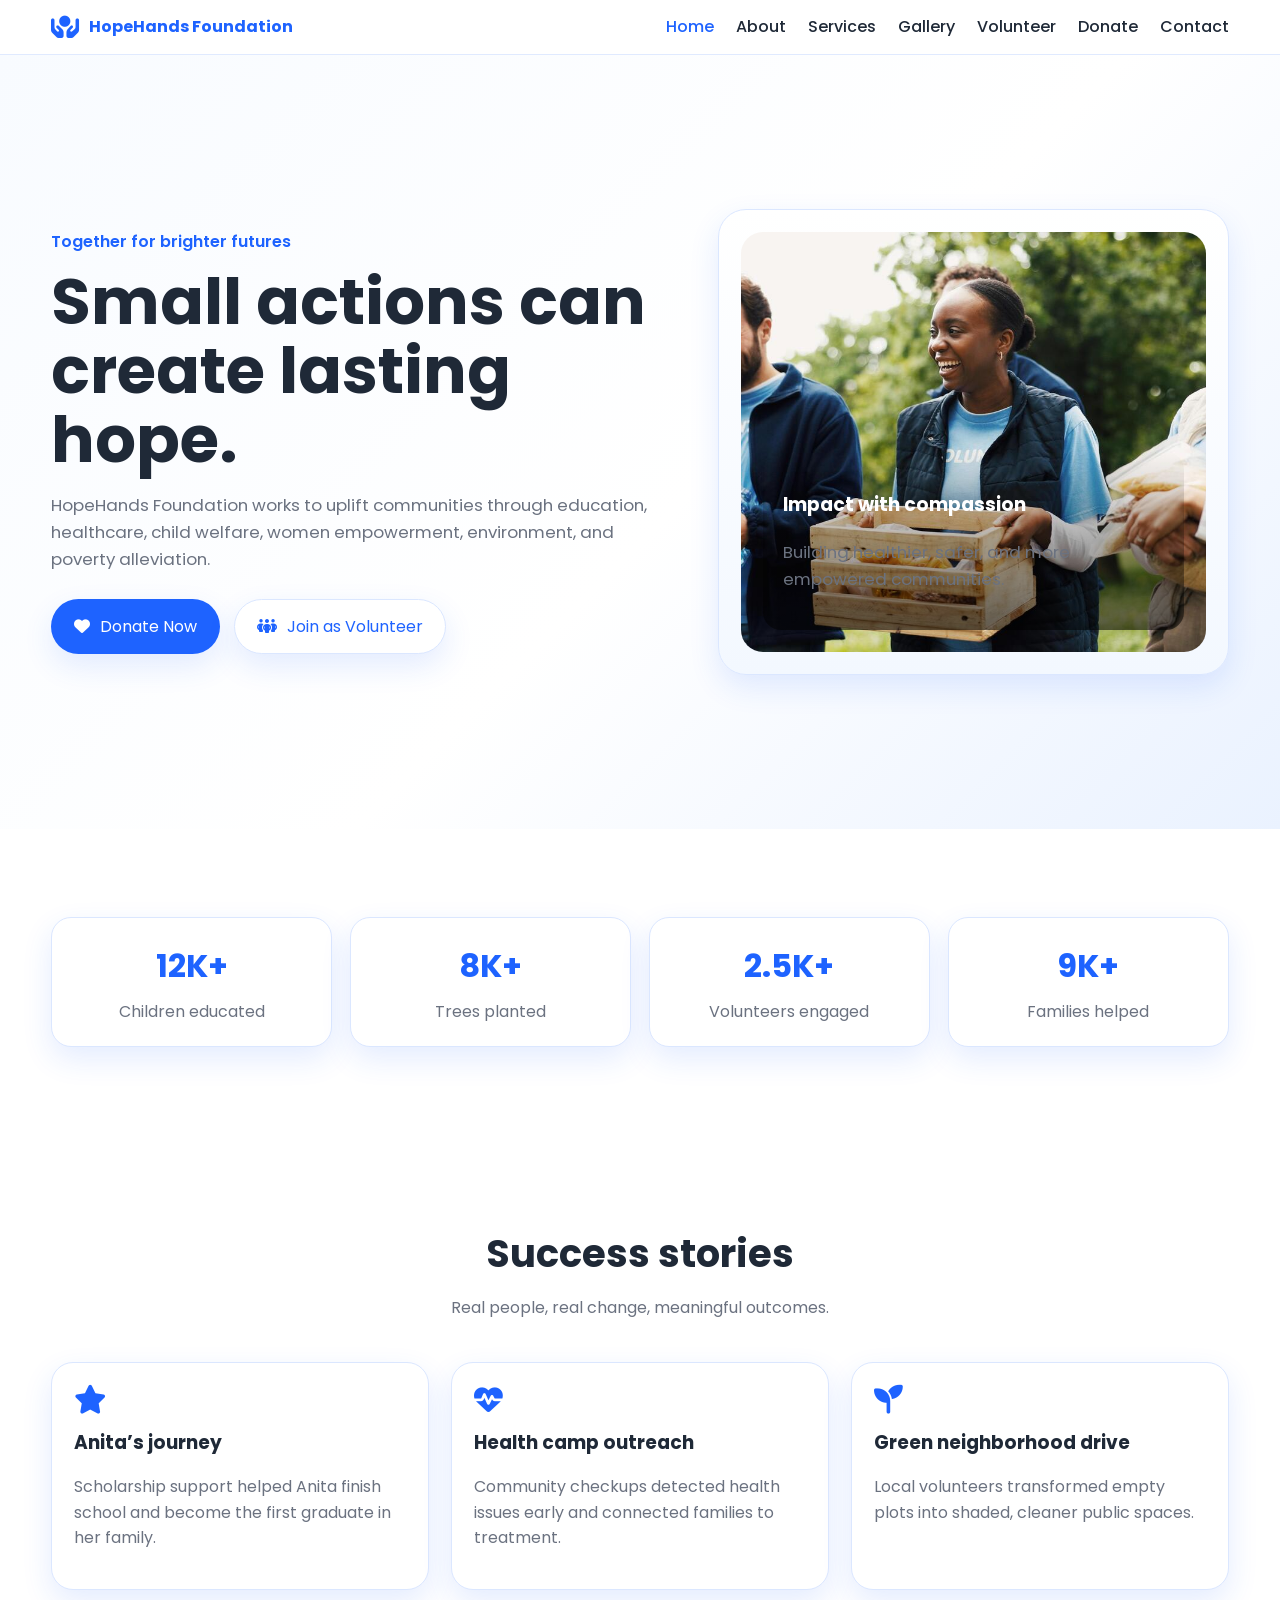
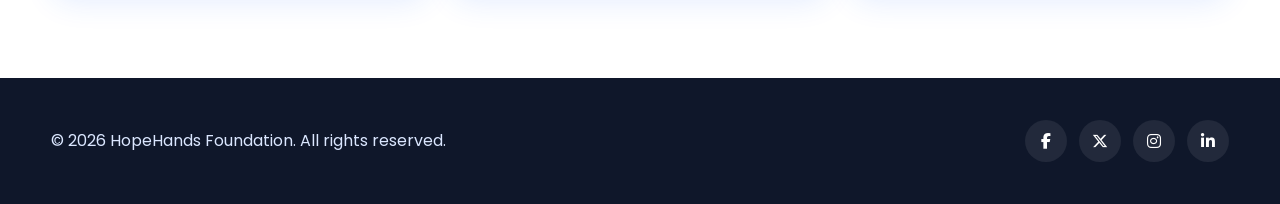
<file: index.html>
<!doctype html>
<html lang="en">
<head>
  <meta charset="UTF-8" />
  <meta name="viewport" content="width=device-width, initial-scale=1.0" />
  <title>HopeHands Foundation | Home</title>
  <meta name="description" content="HopeHands Foundation is a modern NGO website focused on education, healthcare, child welfare, women empowerment, environment, and poverty alleviation." />
  <link rel="preconnect" href="https://fonts.googleapis.com" />
  <link rel="preconnect" href="https://fonts.gstatic.com" crossorigin />
  <link href="https://fonts.googleapis.com/css2?family=Poppins:wght@400;500;600;700;800&display=swap" rel="stylesheet" />
  <link rel="stylesheet" href="https://cdnjs.cloudflare.com/ajax/libs/font-awesome/6.5.2/css/all.min.css" />
  <link rel="stylesheet" href="style.css" />
</head>
<body>
  <header class="navbar">
    <div class="container nav-inner">
      <a class="logo" href="index.html">
        <i class="fa-solid fa-hands-holding-circle"></i>
        <span>HopeHands Foundation</span>
      </a>

      <button class="menu-toggle" aria-label="Toggle menu" aria-expanded="false">
        <i class="fa-solid fa-bars"></i>
      </button>

      <nav class="nav-links">
        <a class="active" href="index.html">Home</a>
        <a href="about.html">About</a>
        <a href="services.html">Services</a>
        <a href="gallery.html">Gallery</a>
        <a href="volunteer.html">Volunteer</a>
        <a href="donate.html">Donate</a>
        <a href="contact.html">Contact</a>
      </nav>
    </div>
  </header>

  <main>
    <section class="hero section">
      <div class="container hero-grid">
        <div class="hero-content" data-animate>
          <span class="eyebrow">Together for brighter futures</span>
          <h1>Small actions can create lasting hope.</h1>
          <p>
            HopeHands Foundation works to uplift communities through education, healthcare, child welfare,
            women empowerment, environment, and poverty alleviation.
          </p>

          <div class="btns">
            <a class="btn btn-primary" href="donate.html">
              <i class="fa-solid fa-heart"></i>
              Donate Now
            </a>
            <a class="btn btn-outline" href="volunteer.html">
              <i class="fa-solid fa-people-group"></i>
              Join as Volunteer
            </a>
          </div>
        </div>

        <div class="hero-card" data-animate>
          <div class="hero-frame">
            <img
              class="hero-img"
              src="hero.img"
              alt="HopeHands Foundation volunteers helping the community"
              loading="eager"
              width="1327"
              height="700"
            >
            <div class="hero-overlay">
              <h3>Impact with compassion</h3>
              <p>Building healthier, safer, and more empowered communities.</p>
            </div>
          </div>
        </div>
      </div>
    </section>

    <section class="section">
      <div class="container stats">
        <div class="stat" data-animate>
          <h3>12K+</h3>
          <p>Children educated</p>
        </div>
        <div class="stat" data-animate>
          <h3>8K+</h3>
          <p>Trees planted</p>
        </div>
        <div class="stat" data-animate>
          <h3>2.5K+</h3>
          <p>Volunteers engaged</p>
        </div>
        <div class="stat" data-animate>
          <h3>9K+</h3>
          <p>Families helped</p>
        </div>
      </div>
    </section>

    <section class="section">
      <div class="container">
        <div class="section-title" data-animate>
          <h2>Success stories</h2>
          <p>Real people, real change, meaningful outcomes.</p>
        </div>

        <div class="grid-3">
          <article class="card story-card" data-animate>
            <div class="card-body">
              <i class="fa-solid fa-star"></i>
              <h3>Anita’s journey</h3>
              <p class="muted">
                Scholarship support helped Anita finish school and become the first graduate in her family.
              </p>
            </div>
          </article>

          <article class="card story-card" data-animate>
            <div class="card-body">
              <i class="fa-solid fa-heart-pulse"></i>
              <h3>Health camp outreach</h3>
              <p class="muted">
                Community checkups detected health issues early and connected families to treatment.
              </p>
            </div>
          </article>

          <article class="card story-card" data-animate>
            <div class="card-body">
              <i class="fa-solid fa-seedling"></i>
              <h3>Green neighborhood drive</h3>
              <p class="muted">
                Local volunteers transformed empty plots into shaded, cleaner public spaces.
              </p>
            </div>
          </article>
        </div>
      </div>
    </section>
  </main>

  <footer class="footer">
    <div class="container footer-inner">
      <p>© 2026 HopeHands Foundation. All rights reserved.</p>
      <div class="socials">
        <a href="#" aria-label="Facebook"><i class="fa-brands fa-facebook-f"></i></a>
        <a href="#" aria-label="X"><i class="fa-brands fa-x-twitter"></i></a>
        <a href="#" aria-label="Instagram"><i class="fa-brands fa-instagram"></i></a>
        <a href="#" aria-label="LinkedIn"><i class="fa-brands fa-linkedin-in"></i></a>
      </div>
    </div>
  </footer>

  <button class="back-to-top" aria-label="Back to top">
    <i class="fa-solid fa-arrow-up"></i>
  </button>

  <script src="script.js"></script>
</body>
</html>
</file>
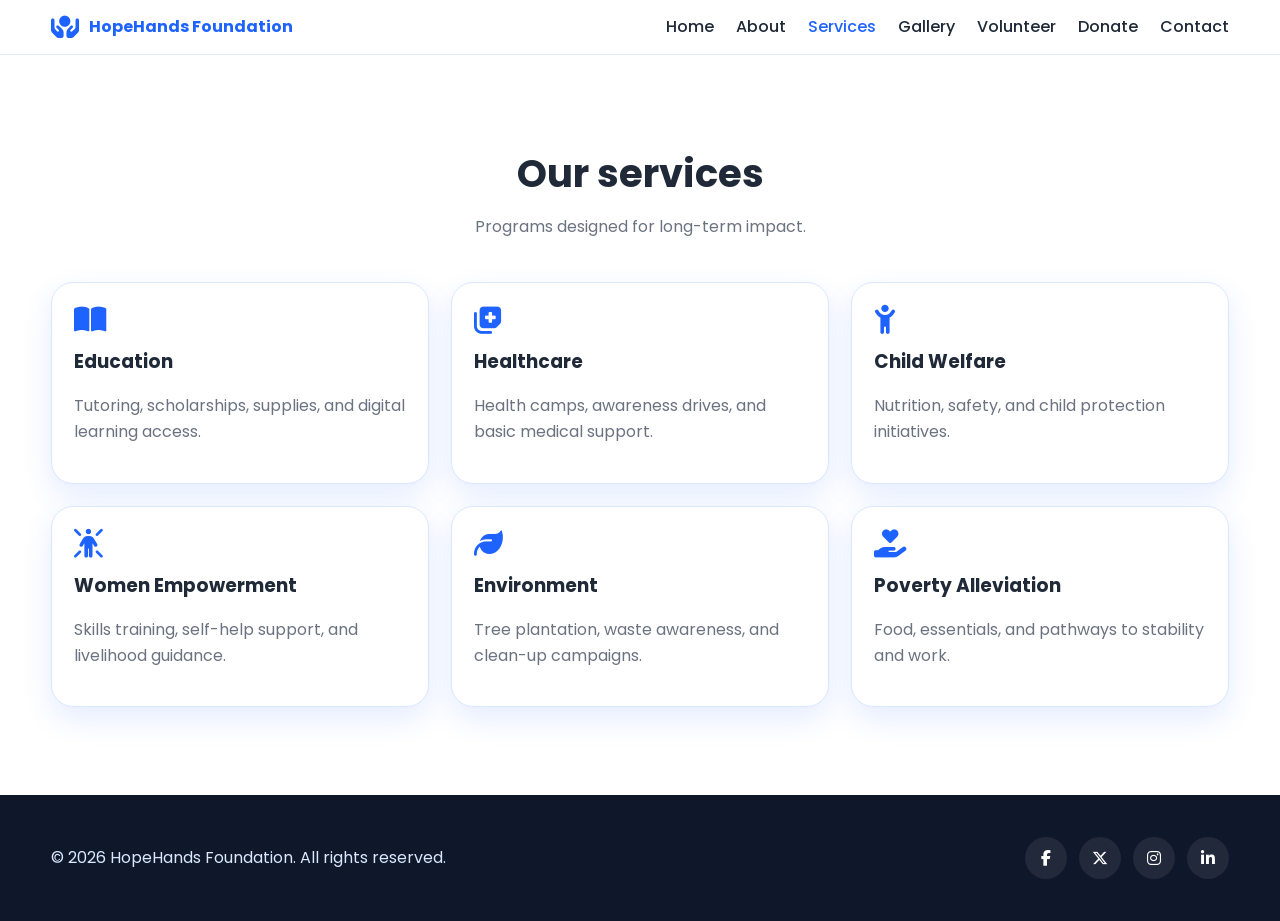
<file: services.html>
<!doctype html>
<html lang="en">
<head>
  <meta charset="UTF-8" />
  <meta name="viewport" content="width=device-width, initial-scale=1.0" />
  <title>HopeHands Foundation | Services</title>
  <meta name="description" content="Explore the services offered by HopeHands Foundation." />
  <link rel="preconnect" href="https://fonts.googleapis.com" />
  <link rel="preconnect" href="https://fonts.gstatic.com" crossorigin />
  <link href="https://fonts.googleapis.com/css2?family=Poppins:wght@400;500;600;700;800&display=swap" rel="stylesheet" />
  <link rel="stylesheet" href="https://cdnjs.cloudflare.com/ajax/libs/font-awesome/6.5.2/css/all.min.css" />
  <link rel="stylesheet" href="style.css" />
</head>
<body>
  <header class="navbar">
    <div class="container nav-inner">
      <a class="logo" href="index.html">
        <i class="fa-solid fa-hands-holding-circle"></i>
        <span>HopeHands Foundation</span>
      </a>

      <button class="menu-toggle" aria-label="Toggle menu" aria-expanded="false">
        <i class="fa-solid fa-bars"></i>
      </button>

      <nav class="nav-links">
        <a href="index.html">Home</a>
        <a href="about.html">About</a>
        <a class="active" href="services.html">Services</a>
        <a href="gallery.html">Gallery</a>
        <a href="volunteer.html">Volunteer</a>
        <a href="donate.html">Donate</a>
        <a href="contact.html">Contact</a>
      </nav>
    </div>
  </header>

  <main>
    <section class="section">
      <div class="container">
        <div class="section-title" data-animate>
          <h2>Our services</h2>
          <p>Programs designed for long-term impact.</p>
        </div>

        <div class="grid-3">
          <article class="card service-card" data-animate>
            <div class="card-body">
              <i class="fa-solid fa-book-open"></i>
              <h3>Education</h3>
              <p class="muted">Tutoring, scholarships, supplies, and digital learning access.</p>
            </div>
          </article>

          <article class="card service-card" data-animate>
            <div class="card-body">
              <i class="fa-solid fa-notes-medical"></i>
              <h3>Healthcare</h3>
              <p class="muted">Health camps, awareness drives, and basic medical support.</p>
            </div>
          </article>

          <article class="card service-card" data-animate>
            <div class="card-body">
              <i class="fa-solid fa-child-reaching"></i>
              <h3>Child Welfare</h3>
              <p class="muted">Nutrition, safety, and child protection initiatives.</p>
            </div>
          </article>

          <article class="card service-card" data-animate>
            <div class="card-body">
              <i class="fa-solid fa-person-rays"></i>
              <h3>Women Empowerment</h3>
              <p class="muted">Skills training, self-help support, and livelihood guidance.</p>
            </div>
          </article>

          <article class="card service-card" data-animate>
            <div class="card-body">
              <i class="fa-solid fa-leaf"></i>
              <h3>Environment</h3>
              <p class="muted">Tree plantation, waste awareness, and clean-up campaigns.</p>
            </div>
          </article>

          <article class="card service-card" data-animate>
            <div class="card-body">
              <i class="fa-solid fa-hand-holding-heart"></i>
              <h3>Poverty Alleviation</h3>
              <p class="muted">Food, essentials, and pathways to stability and work.</p>
            </div>
          </article>
        </div>
      </div>
    </section>
  </main>

  <footer class="footer">
    <div class="container footer-inner">
      <p>© 2026 HopeHands Foundation. All rights reserved.</p>
      <div class="socials">
        <a href="#" aria-label="Facebook"><i class="fa-brands fa-facebook-f"></i></a>
        <a href="#" aria-label="X"><i class="fa-brands fa-x-twitter"></i></a>
        <a href="#" aria-label="Instagram"><i class="fa-brands fa-instagram"></i></a>
        <a href="#" aria-label="LinkedIn"><i class="fa-brands fa-linkedin-in"></i></a>
      </div>
    </div>
  </footer>

  <button class="back-to-top" aria-label="Back to top">
    <i class="fa-solid fa-arrow-up"></i>
  </button>

  <script src="script.js"></script>
</body>
</html>
</file>
<file: style.css>
:root {
  --primary: #1e63ff;
  --primary-dark: #174fc2;
  --accent: #eaf2ff;
  --text: #1f2937;
  --muted: #6b7280;
  --bg: #ffffff;
  --light: #f7fbff;
  --border: #dbe7ff;
  --shadow: 0 12px 30px rgba(30, 99, 255, 0.12);
}

* {
  box-sizing: border-box;
}

html {
  scroll-behavior: smooth;
}

body {
  margin: 0;
  font-family: "Poppins", sans-serif;
  color: var(--text);
  background: var(--bg);
  line-height: 1.6;
}

img {
  max-width: 100%;
  display: block;
}

a {
  text-decoration: none;
  color: inherit;
}

button,
input,
textarea,
select {
  font: inherit;
}

.container {
  width: min(1180px, 92%);
  margin: auto;
}

.section {
  padding: 88px 0;
}

.section-title {
  text-align: center;
  margin-bottom: 42px;
}

.section-title h2 {
  margin: 0 0 10px;
  font-size: clamp(1.7rem, 3vw, 2.6rem);
}

.section-title p {
  margin: 0;
  color: var(--muted);
}

.eyebrow {
  display: inline-block;
  color: var(--primary);
  font-weight: 600;
  margin-bottom: 12px;
}

.navbar {
  position: sticky;
  top: 0;
  z-index: 1000;
  background: rgba(255, 255, 255, 0.92);
  backdrop-filter: blur(14px);
  border-bottom: 1px solid rgba(219, 231, 255, 0.85);
}

.nav-inner {
  display: flex;
  align-items: center;
  justify-content: space-between;
  gap: 16px;
  padding: 14px 0;
}

.logo {
  display: flex;
  align-items: center;
  gap: 10px;
  font-weight: 700;
  color: var(--primary);
}

.logo i {
  font-size: 1.4rem;
}

.nav-links {
  display: flex;
  align-items: center;
  gap: 22px;
}

.nav-links a {
  color: var(--text);
  font-weight: 500;
}

.nav-links a:hover,
.nav-links a.active {
  color: var(--primary);
}

.menu-toggle {
  display: none;
  background: none;
  border: 0;
  font-size: 1.4rem;
  color: var(--text);
}

.hero {
  min-height: 86vh;
  display: flex;
  align-items: center;
  background: linear-gradient(135deg, #f8fbff 0%, #ffffff 55%, #eaf2ff 100%);
}

.hero-grid {
  display: grid;
  grid-template-columns: 1.1fr 0.9fr;
  gap: 42px;
  align-items: center;
}

.hero h1 {
  font-size: clamp(2.3rem, 5vw, 4.4rem);
  line-height: 1.08;
  margin: 0 0 18px;
}

.hero p {
  font-size: 1.05rem;
  color: var(--muted);
  max-width: 58ch;
}

.btns {
  display: flex;
  flex-wrap: wrap;
  gap: 14px;
  margin-top: 26px;
}

.btn {
  display: inline-flex;
  align-items: center;
  gap: 10px;
  padding: 14px 22px;
  border-radius: 999px;
  border: 1px solid transparent;
  transition: 0.25s ease;
  box-shadow: var(--shadow);
}

.btn-primary {
  background: var(--primary);
  color: #fff;
}

.btn-primary:hover {
  background: var(--primary-dark);
  transform: translateY(-2px);
}

.btn-outline {
  border-color: var(--border);
  background: #fff;
  color: var(--primary);
}

.btn-outline:hover {
  border-color: var(--primary);
  transform: translateY(-2px);
}

.hero-card {
  background: linear-gradient(180deg, #fff, #f3f8ff);
  border: 1px solid var(--border);
  border-radius: 28px;
  padding: 22px;
  box-shadow: var(--shadow);
}

.hero-img {
  width: 100%;
  height: 420px;
  border-radius: 22px;
  object-fit: cover;
  display: block;
}

.hero-overlay {
  position: absolute;
  left: 22px;
  right: 22px;
  bottom: 22px;
  color: #fff;
  background: linear-gradient(180deg, transparent, rgba(0, 0, 0, 0.55));
  padding: 20px;
  border-radius: 18px;
}

.hero-frame {
  position: relative;
}

.stats {
  display: grid;
  grid-template-columns: repeat(4, 1fr);
  gap: 18px;
}

.stat {
  padding: 22px;
  background: #fff;
  border: 1px solid var(--border);
  border-radius: 20px;
  box-shadow: var(--shadow);
  text-align: center;
}

.stat h3 {
  margin: 0 0 8px;
  font-size: 2rem;
  color: var(--primary);
}

.stat p {
  margin: 0;
  color: var(--muted);
}

.grid-2 {
  display: grid;
  grid-template-columns: repeat(2, 1fr);
  gap: 26px;
}

.grid-3 {
  display: grid;
  grid-template-columns: repeat(3, 1fr);
  gap: 22px;
}

.card {
  background: #fff;
  border: 1px solid var(--border);
  border-radius: 22px;
  box-shadow: var(--shadow);
  overflow: hidden;
}

.card-body {
  padding: 22px;
}

.service-card i,
.story-card i {
  font-size: 1.8rem;
  color: var(--primary);
  margin-bottom: 14px;
}

.service-card h3,
.story-card h3 {
  margin: 0 0 10px;
}

.muted {
  color: var(--muted);
}

.page-img {
  width: 100%;
  height: 100%;
  min-height: 260px;
  object-fit: cover;
  display: block;
}

.gallery-grid .card {
  min-height: 240px;
}

.gallery-grid img {
  height: 240px;
}

.form {
  display: grid;
  gap: 14px;
}

.form .row {
  display: grid;
  grid-template-columns: repeat(2, 1fr);
  gap: 14px;
}

.field {
  display: grid;
  gap: 8px;
}

.field label {
  font-weight: 500;
}

.field input,
.field textarea,
.field select {
  width: 100%;
  padding: 14px 16px;
  border-radius: 14px;
  border: 1px solid #cfe0ff;
  background: #fff;
  outline: none;
  transition: 0.2s;
}

.field input:focus,
.field textarea:focus,
.field select:focus {
  border-color: var(--primary);
  box-shadow: 0 0 0 4px rgba(30, 99, 255, 0.12);
}

textarea {
  min-height: 140px;
  resize: vertical;
}

.form-msg {
  font-size: 0.95rem;
  color: var(--primary);
  min-height: 22px;
}

.footer {
  background: #0f172a;
  color: #dbe7ff;
  padding: 34px 0;
}

.footer-inner {
  display: flex;
  justify-content: space-between;
  gap: 18px;
  align-items: center;
  flex-wrap: wrap;
}

.socials {
  display: flex;
  gap: 12px;
}

.socials a {
  width: 42px;
  height: 42px;
  border-radius: 50%;
  display: grid;
  place-items: center;
  background: rgba(255, 255, 255, 0.08);
  color: #fff;
}

.back-to-top {
  position: fixed;
  right: 18px;
  bottom: 18px;
  width: 48px;
  height: 48px;
  border: 0;
  border-radius: 50%;
  background: var(--primary);
  color: #fff;
  display: none;
  box-shadow: var(--shadow);
  cursor: pointer;
  z-index: 999;
}

.back-to-top.show {
  display: grid;
  place-items: center;
}

[data-animate] {
  opacity: 0;
  transform: translateY(18px);
  transition: 0.7s ease;
}

.in-view {
  opacity: 1;
  transform: none;
}

@media (max-width: 960px) {
  .hero-grid,
  .grid-2,
  .grid-3,
  .stats {
    grid-template-columns: 1fr 1fr;
  }

  .hero {
    min-height: auto;
    padding-top: 60px;
  }

  .hero-img {
    height: 360px;
  }
}

@media (max-width: 720px) {
  .nav-links {
    position: absolute;
    top: 100%;
    left: 0;
    right: 0;
    background: #fff;
    border-bottom: 1px solid var(--border);
    display: none;
    flex-direction: column;
    padding: 16px;
  }

  .nav-links.open {
    display: flex;
  }

  .menu-toggle {
    display: block;
  }

  .hero-grid,
  .grid-2,
  .grid-3,
  .stats,
  .form .row {
    grid-template-columns: 1fr;
  }

  .section {
    padding: 68px 0;
  }

  .hero-img {
    height: 300px;
  }

  .page-img {
    min-height: 220px;
  }
}
</file>
